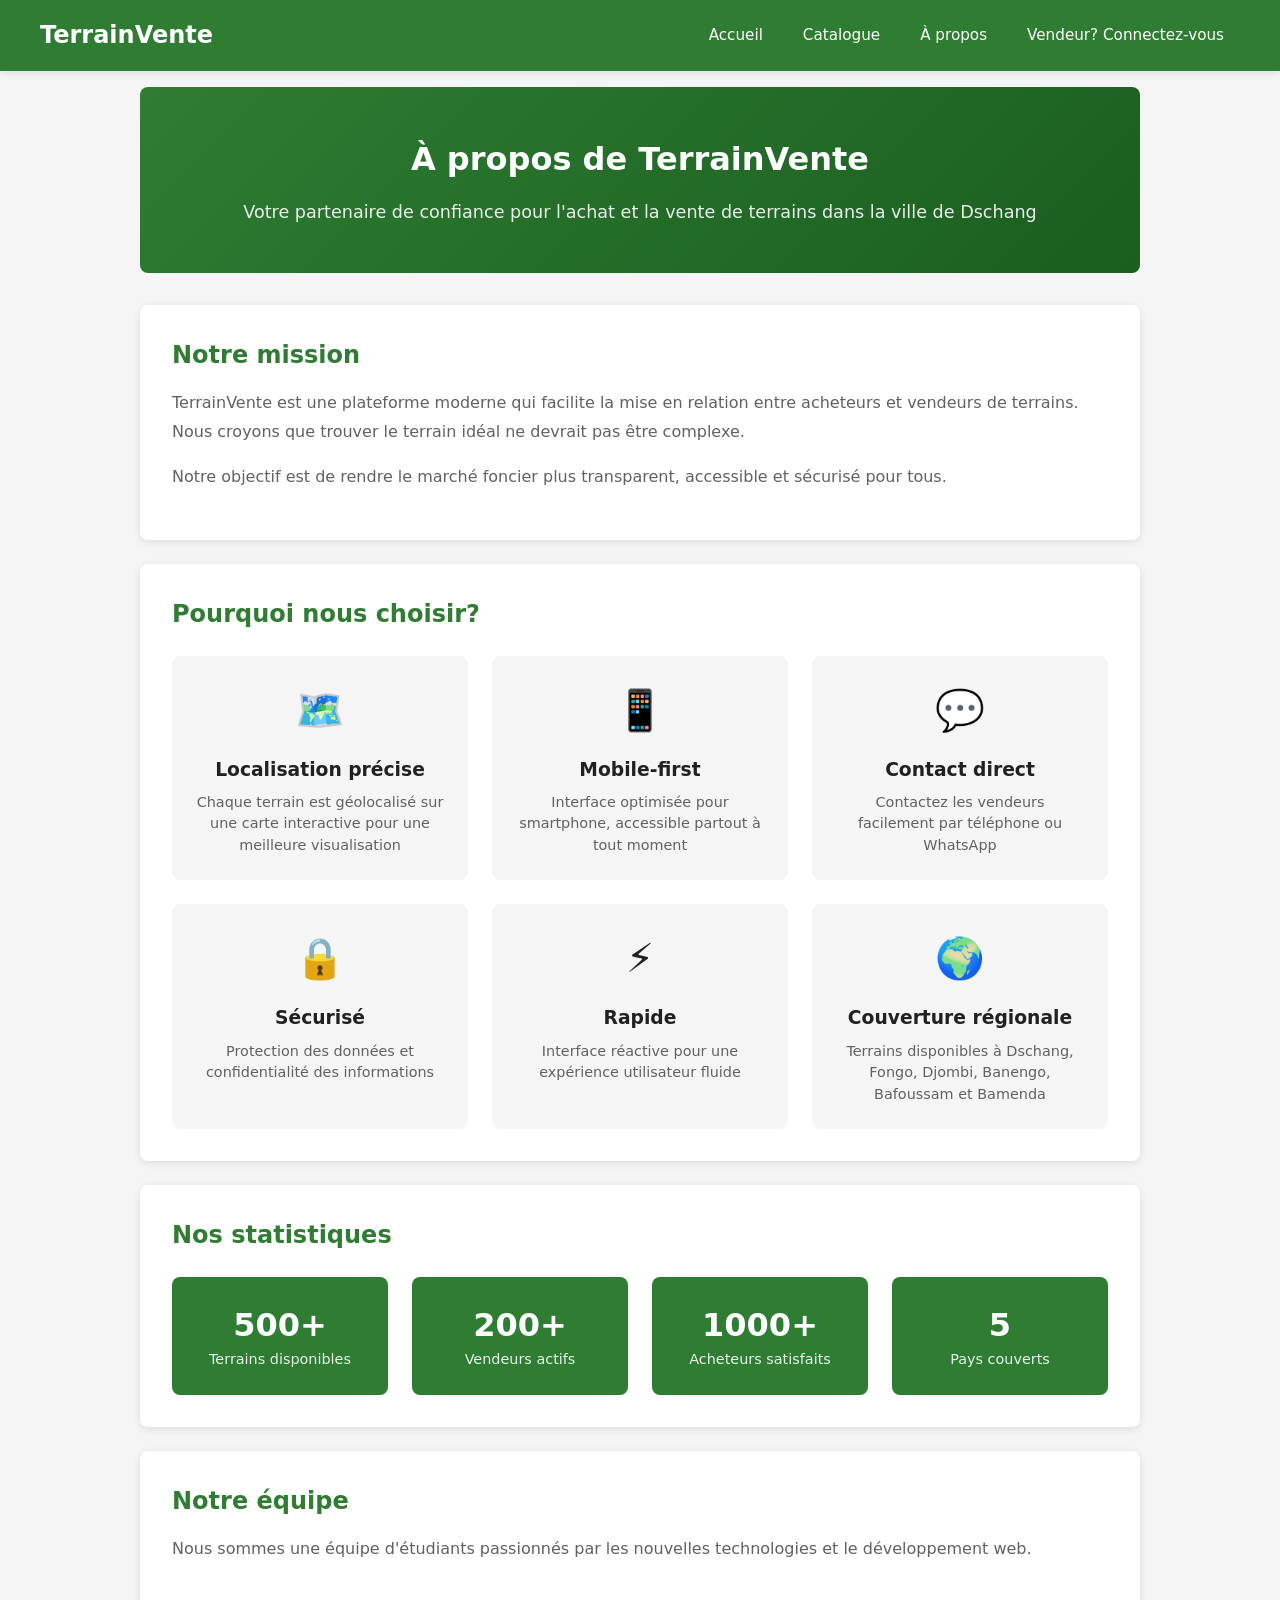
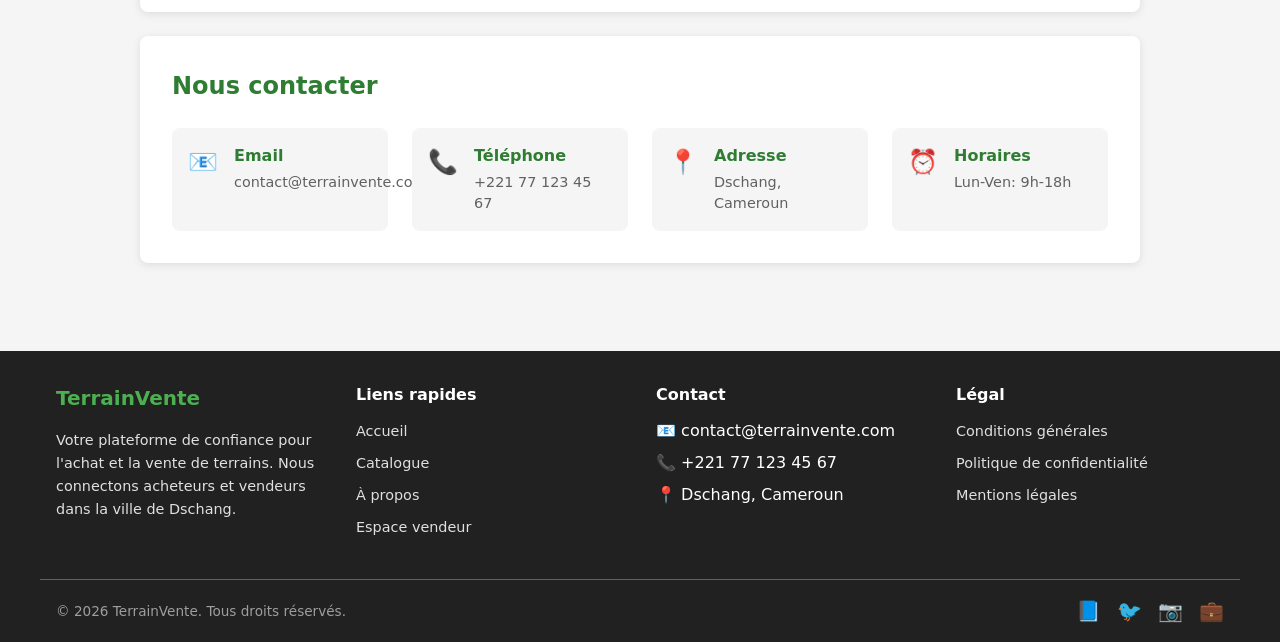
<file: a-propos.html>
<!doctype html>
<html lang="fr">
  <head>
    <meta charset="UTF-8" />
    <meta name="viewport" content="width=device-width, initial-scale=1.0" />
    <title>À propos - TerrainVente</title>
    <link rel="stylesheet" href="common.css" />
    <link rel="stylesheet" href="a-propos.css" />
  </head>
  <body>
    <header>
      <div class="header-content">
        <div class="logo">TerrainVente</div>
        <nav class="nav-links">
          <a href="index.html" class="nav-btn"> Accueil</a>
          <a href="catalogue.html" class="nav-btn"> Catalogue</a>
          <a href="a-propos.html" class="nav-btn">À propos</a>
          <a href="login.html" class="nav-btn nav-cta"
            >Vendeur? Connectez-vous</a
          >
        </nav>
        <button class="mobile-menu-btn" onclick="toggleMobileMenu()">☰</button>
      </div>
      <div class="mobile-menu" id="mobile-menu">
        <a href="index.html"> Accueil</a>
        <a href="catalogue.html"> Catalogue</a>
        <a href="a-propos.html"> À propos</a>
        <a href="login.html">Vendeur? Connectez-vous</a>
      </div>
    </header>

    <main>
      <div class="a-propos-container">
        <section class="hero-section">
          <h1>À propos de TerrainVente</h1>
          <p class="tagline">
            Votre partenaire de confiance pour l'achat et la vente de terrains
            dans la ville de Dschang
          </p>
        </section>

        <section class="mission-section">
          <h2>Notre mission</h2>
          <p>
            TerrainVente est une plateforme moderne qui facilite la mise en
            relation entre acheteurs et vendeurs de terrains. Nous croyons que
            trouver le terrain idéal ne devrait pas être complexe.
          </p>
          <p>
            Notre objectif est de rendre le marché foncier plus transparent,
            accessible et sécurisé pour tous.
          </p>
        </section>

        <section class="features-section">
          <h2>Pourquoi nous choisir?</h2>
          <div class="features-grid">
            <div class="feature-card">
              <div class="feature-icon">🗺️</div>
              <h3>Localisation précise</h3>
              <p>
                Chaque terrain est géolocalisé sur une carte interactive pour
                une meilleure visualisation
              </p>
            </div>
            <div class="feature-card">
              <div class="feature-icon">📱</div>
              <h3>Mobile-first</h3>
              <p>
                Interface optimisée pour smartphone, accessible partout à tout
                moment
              </p>
            </div>
            <div class="feature-card">
              <div class="feature-icon">💬</div>
              <h3>Contact direct</h3>
              <p>Contactez les vendeurs facilement par téléphone ou WhatsApp</p>
            </div>
            <div class="feature-card">
              <div class="feature-icon">🔒</div>
              <h3>Sécurisé</h3>
              <p>Protection des données et confidentialité des informations</p>
            </div>
            <div class="feature-card">
              <div class="feature-icon">⚡</div>
              <h3>Rapide</h3>
              <p>Interface réactive pour une expérience utilisateur fluide</p>
            </div>
            <div class="feature-card">
              <div class="feature-icon">🌍</div>
              <h3>Couverture régionale</h3>
              <p>
                Terrains disponibles à Dschang, Fongo, Djombi, Banengo,
                Bafoussam et Bamenda
              </p>
            </div>
          </div>
        </section>

        <section class="stats-section">
          <h2>Nos statistiques</h2>
          <div class="stats-grid">
            <div class="stat-card">
              <div class="stat-number">500+</div>
              <div class="stat-label">Terrains disponibles</div>
            </div>
            <div class="stat-card">
              <div class="stat-number">200+</div>
              <div class="stat-label">Vendeurs actifs</div>
            </div>
            <div class="stat-card">
              <div class="stat-number">1000+</div>
              <div class="stat-label">Acheteurs satisfaits</div>
            </div>
            <div class="stat-card">
              <div class="stat-number">5</div>
              <div class="stat-label">Pays couverts</div>
            </div>
          </div>
        </section>

        <section class="team-section">
          <h2>Notre équipe</h2>
          <p>
            Nous sommes une équipe d'étudiants passionnés par les nouvelles
            technologies et le développement web.
          </p>
        </section>

        <section class="contact-section">
          <h2>Nous contacter</h2>
          <div class="contact-info-grid">
            <div class="contact-item">
              <span class="contact-icon">📧</span>
              <div>
                <strong>Email</strong>
                <p>contact@terrainvente.com</p>
              </div>
            </div>
            <div class="contact-item">
              <span class="contact-icon">📞</span>
              <div>
                <strong>Téléphone</strong>
                <p>+221 77 123 45 67</p>
              </div>
            </div>
            <div class="contact-item">
              <span class="contact-icon">📍</span>
              <div>
                <strong>Adresse</strong>
                <p>Dschang, Cameroun</p>
              </div>
            </div>
            <div class="contact-item">
              <span class="contact-icon">⏰</span>
              <div>
                <strong>Horaires</strong>
                <p>Lun-Ven: 9h-18h</p>
              </div>
            </div>
          </div>
        </section>
      </div>
    </main>

    <footer>
      <div class="footer-content">
        <div class="footer-section">
          <h3>TerrainVente</h3>
          <p>
            Votre plateforme de confiance pour l'achat et la vente de terrains.
            Nous connectons acheteurs et vendeurs dans la ville de Dschang.
          </p>
        </div>
        <div class="footer-section">
          <h4>Liens rapides</h4>
          <ul>
            <li><a href="index.html">Accueil</a></li>
            <li><a href="catalogue.html">Catalogue</a></li>
            <li><a href="a-propos.html">À propos</a></li>
            <li><a href="login.html">Espace vendeur</a></li>
          </ul>
        </div>
        <div class="footer-section">
          <h4>Contact</h4>
          <ul>
            <li>📧 contact@terrainvente.com</li>
            <li>📞 +221 77 123 45 67</li>
            <li>📍 Dschang, Cameroun</li>
          </ul>
        </div>
        <div class="footer-section">
          <h4>Légal</h4>
          <ul>
            <li><a href="#">Conditions générales</a></li>
            <li><a href="#">Politique de confidentialité</a></li>
            <li><a href="#">Mentions légales</a></li>
          </ul>
        </div>
      </div>
      <div class="footer-bottom">
        <p>&copy; 2026 TerrainVente. Tous droits réservés.</p>
        <div class="social-links">
          <a href="#" title="Facebook">📘</a>
          <a href="#" title="Twitter">🐦</a>
          <a href="#" title="Instagram">📷</a>
          <a href="#" title="LinkedIn">💼</a>
        </div>
      </div>
    </footer>

    <script src="script.js"></script>
  </body>
</html>
</file>
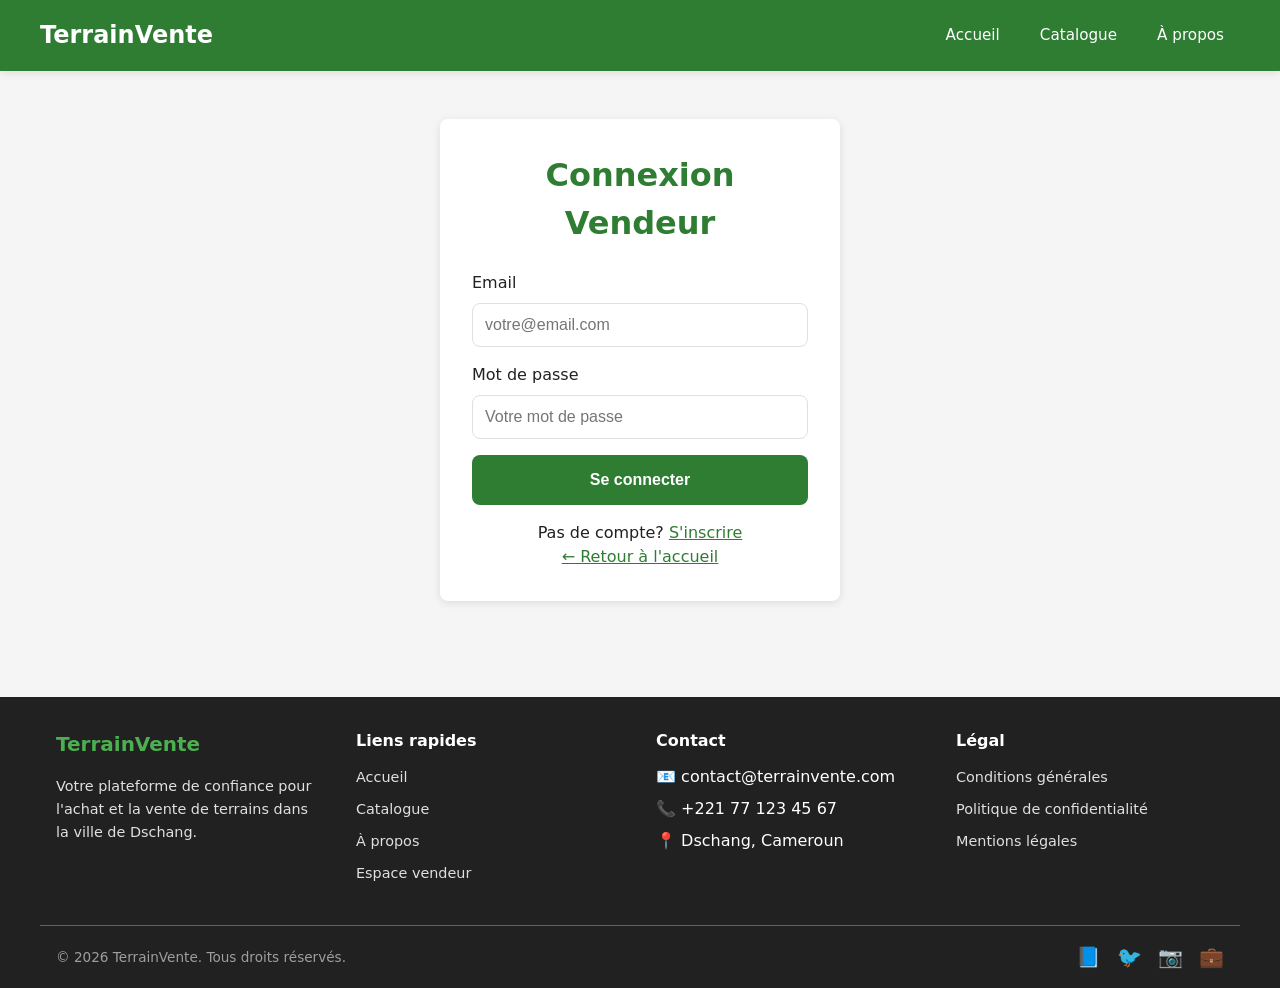
<file: login.html>
<!doctype html>
<html lang="fr">
  <head>
    <meta charset="UTF-8" />
    <meta name="viewport" content="width=device-width, initial-scale=1.0" />
    <title>Connexion Vendeur - TerrainVente</title>
    <link rel="stylesheet" href="common.css" />
    <link rel="stylesheet" href="login.css" />
  </head>
  <body>
    <header>
      <div class="header-content">
        <div class="logo">TerrainVente</div>
        <nav class="nav-links">
          <a href="index.html" class="nav-btn"> Accueil</a>
          <a href="catalogue.html" class="nav-btn"> Catalogue</a>
          <a href="a-propos.html" class="nav-btn"> À propos</a>
        </nav>
        <button class="mobile-menu-btn" onclick="toggleMobileMenu()">☰</button>
      </div>
      <div class="mobile-menu" id="mobile-menu">
        <a href="index.html"> Accueil</a>
        <a href="catalogue.html"> Catalogue</a>
        <a href="a-propos.html"> À propos</a>
      </div>
    </header>

    <main>
      <div class="auth-container">
        <h1>Connexion Vendeur</h1>
        <form id="form-login">
          <div class="form-group">
            <label for="email">Email</label>
            <input
              type="email"
              id="email"
              required
              placeholder="votre@email.com"
            />
          </div>
          <div class="form-group">
            <label for="motdepasse">Mot de passe</label>
            <input
              type="password"
              id="motdepasse"
              required
              placeholder="Votre mot de passe"
            />
          </div>
          <button type="submit" class="btn-submit">Se connecter</button>
        </form>
        <div class="auth-links">
          <p>Pas de compte? <a href="register.html">S'inscrire</a></p>
          <p><a href="index.html">← Retour à l'accueil</a></p>
        </div>
      </div>
    </main>

    <footer>
      <div class="footer-content">
        <div class="footer-section">
          <h3>TerrainVente</h3>
          <p>
            Votre plateforme de confiance pour l'achat et la vente de terrains
            dans la ville de Dschang.
          </p>
        </div>
        <div class="footer-section">
          <h4>Liens rapides</h4>
          <ul>
            <li><a href="index.html">Accueil</a></li>
            <li><a href="catalogue.html">Catalogue</a></li>
            <li><a href="a-propos.html">À propos</a></li>
            <li><a href="login.html">Espace vendeur</a></li>
          </ul>
        </div>
        <div class="footer-section">
          <h4>Contact</h4>
          <ul>
            <li>📧 contact@terrainvente.com</li>
            <li>📞 +221 77 123 45 67</li>
            <li>📍 Dschang, Cameroun</li>
          </ul>
        </div>
        <div class="footer-section">
          <h4>Légal</h4>
          <ul>
            <li><a href="#">Conditions générales</a></li>
            <li><a href="#">Politique de confidentialité</a></li>
            <li><a href="#">Mentions légales</a></li>
          </ul>
        </div>
      </div>
      <div class="footer-bottom">
        <p>&copy; 2026 TerrainVente. Tous droits réservés.</p>
        <div class="social-links">
          <a href="#" title="Facebook">📘</a>
          <a href="#" title="Twitter">🐦</a>
          <a href="#" title="Instagram">📷</a>
          <a href="#" title="LinkedIn">💼</a>
        </div>
      </div>
    </footer>

    <script src="script.js"></script>
  </body>
</html>
</file>
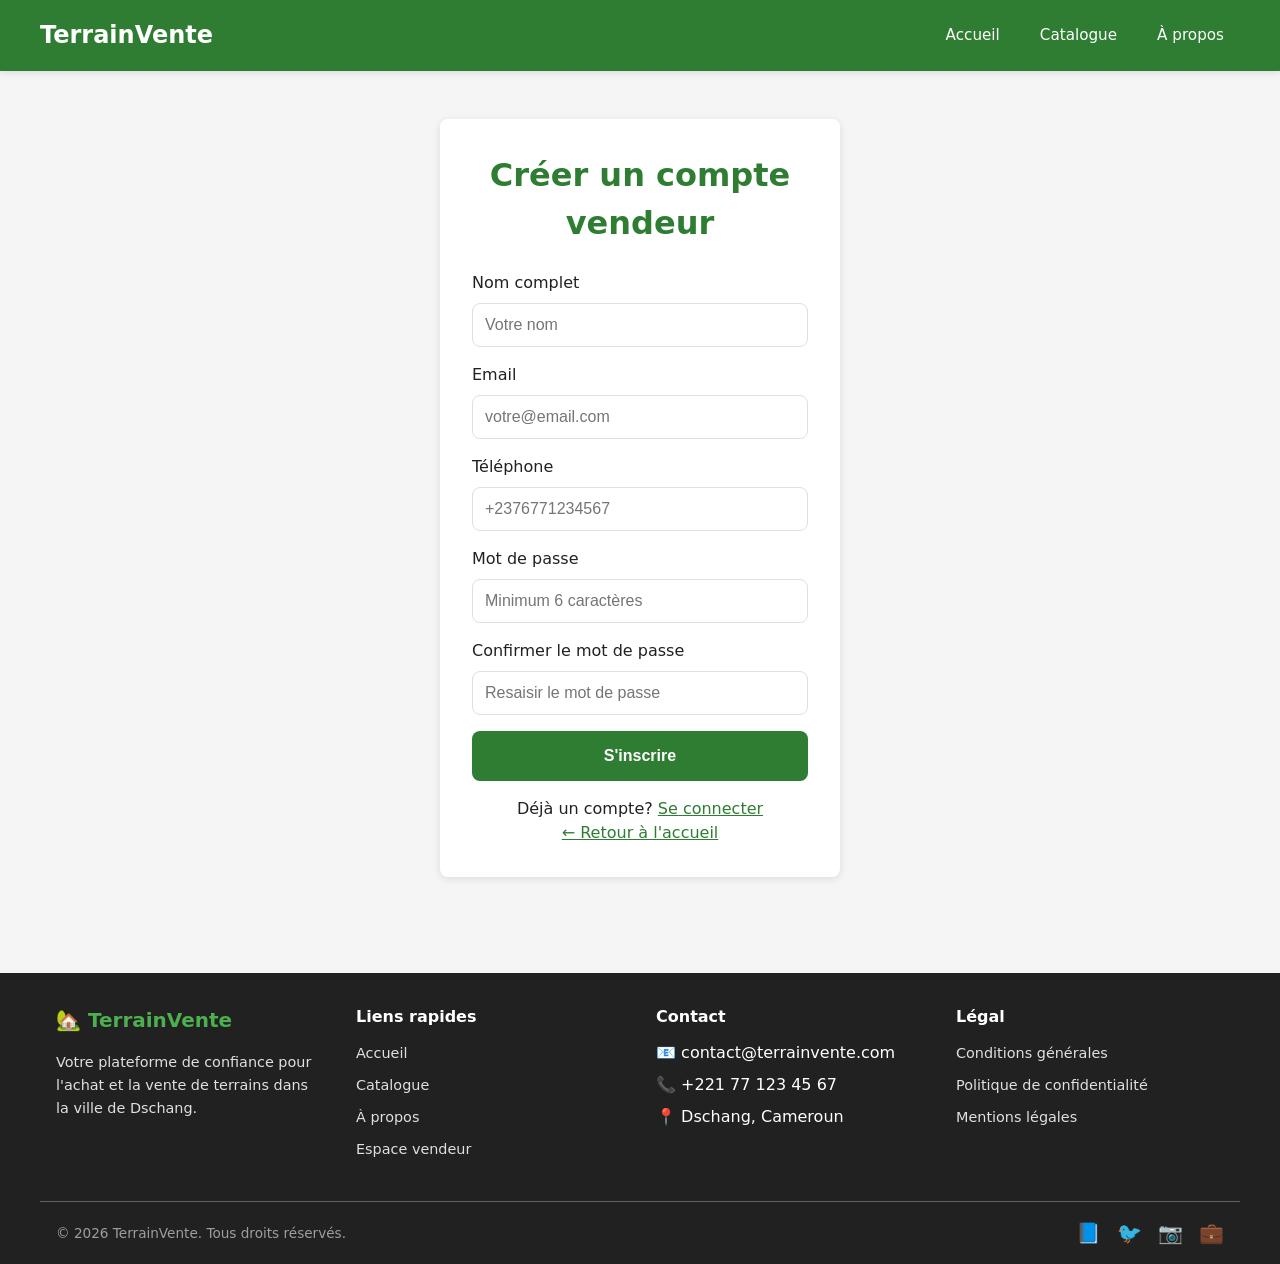
<file: register.html>
<!doctype html>
<html lang="fr">
  <head>
    <meta charset="UTF-8" />
    <meta name="viewport" content="width=device-width, initial-scale=1.0" />
    <title>Inscription Vendeur - TerrainVente</title>
    <link rel="stylesheet" href="common.css" />
    <link rel="stylesheet" href="register.css" />
  </head>
  <body>
    <header>
      <div class="header-content">
        <div class="logo">TerrainVente</div>
        <nav class="nav-links">
          <a href="index.html" class="nav-btn"> Accueil</a>
          <a href="catalogue.html" class="nav-btn"> Catalogue</a>
          <a href="a-propos.html" class="nav-btn"> À propos</a>
        </nav>
        <button class="mobile-menu-btn" onclick="toggleMobileMenu()">☰</button>
      </div>
      <div class="mobile-menu" id="mobile-menu">
        <a href="index.html"> Accueil</a>
        <a href="catalogue.html"> Catalogue</a>
        <a href="a-propos.html"> À propos</a>
      </div>
    </header>

    <main>
      <div class="auth-container">
        <h1>Créer un compte vendeur</h1>
        <form id="form-register">
          <div class="form-group">
            <label for="nom">Nom complet</label>
            <input type="text" id="nom" required placeholder="Votre nom" />
          </div>
          <div class="form-group">
            <label for="email">Email</label>
            <input
              type="email"
              id="email"
              required
              placeholder="votre@email.com"
            />
          </div>
          <div class="form-group">
            <label for="telephone">Téléphone</label>
            <input
              type="tel"
              id="telephone"
              required
              placeholder="+2376771234567"
            />
          </div>
          <div class="form-group">
            <label for="motdepasse">Mot de passe</label>
            <input
              type="password"
              id="motdepasse"
              required
              placeholder="Minimum 6 caractères"
            />
          </div>
          <div class="form-group">
            <label for="confirmation">Confirmer le mot de passe</label>
            <input
              type="password"
              id="confirmation"
              required
              placeholder="Resaisir le mot de passe"
            />
          </div>
          <button type="submit" class="btn-submit">S'inscrire</button>
        </form>
        <div class="auth-links">
          <p>Déjà un compte? <a href="login.html">Se connecter</a></p>
          <p><a href="index.html">← Retour à l'accueil</a></p>
        </div>
      </div>
    </main>

    <footer>
      <div class="footer-content">
        <div class="footer-section">
          <h3>🏡 TerrainVente</h3>
          <p>
            Votre plateforme de confiance pour l'achat et la vente de terrains
            dans la ville de Dschang.
          </p>
        </div>
        <div class="footer-section">
          <h4>Liens rapides</h4>
          <ul>
            <li><a href="index.html">Accueil</a></li>
            <li><a href="catalogue.html">Catalogue</a></li>
            <li><a href="a-propos.html">À propos</a></li>
            <li><a href="login.html">Espace vendeur</a></li>
          </ul>
        </div>
        <div class="footer-section">
          <h4>Contact</h4>
          <ul>
            <li>📧 contact@terrainvente.com</li>
            <li>📞 +221 77 123 45 67</li>
            <li>📍 Dschang, Cameroun</li>
          </ul>
        </div>
        <div class="footer-section">
          <h4>Légal</h4>
          <ul>
            <li><a href="#">Conditions générales</a></li>
            <li><a href="#">Politique de confidentialité</a></li>
            <li><a href="#">Mentions légales</a></li>
          </ul>
        </div>
      </div>
      <div class="footer-bottom">
        <p>&copy; 2026 TerrainVente. Tous droits réservés.</p>
        <div class="social-links">
          <a href="#" title="Facebook">📘</a>
          <a href="#" title="Twitter">🐦</a>
          <a href="#" title="Instagram">📷</a>
          <a href="#" title="LinkedIn">💼</a>
        </div>
      </div>
    </footer>

    <script src="script.js"></script>
  </body>
</html>
</file>
<file: common.css>
/* --- Variables et Reset --- */
:root {
  --primary: #2e7d32;
  --primary-dark: #1b5e20;
  --primary-light: #4caf50;
  --white: #ffffff;
  --gray-100: #f5f5f5;
  --gray-200: #eeeeee;
  --gray-300: #e0e0e0;
  --gray-500: #9e9e9e;
  --gray-700: #616161;
  --gray-900: #212121;
  --shadow: 0 2px 8px rgba(0, 0, 0, 0.1);
  --radius: 8px;
}

* {
  margin: 0;
  padding: 0;
  box-sizing: border-box;
}

body {
  font-family:
    system-ui,
    -apple-system,
    sans-serif;
  background: var(--gray-100);
  color: var(--gray-900);
  line-height: 1.5;
}

/* --- Header --- */
header {
  background: var(--primary);
  color: var(--white);
  padding: 1rem;
  position: sticky;
  top: 0;
  z-index: 100;
  box-shadow: var(--shadow);
}

.header-content {
  max-width: 1200px;
  margin: 0 auto;
  display: flex;
  justify-content: space-between;
  align-items: center;
}

.logo {
  font-size: 1.5rem;
  font-weight: bold;
  display: flex;
  align-items: center;
  gap: 0.5rem;
}

.nav-links {
  display: flex;
  align-items: center;
  gap: 0.5rem;
}

.nav-btn {
  color: var(--white);
  text-decoration: none;
  padding: 0.5rem 1rem;
  border-radius: var(--radius);
  transition: background 0.2s;
  font-size: 0.95rem;
}

.nav-btn:hover {
  background: rgba(255, 255, 255, 0.1);
}

.nav-cta:hover {
  background: rgba(255, 255, 255, 0.1);
}

.mobile-menu-btn {
  display: none;
  background: none;
  border: none;
  color: var(--white);
  font-size: 1.5rem;
  cursor: pointer;
}

.mobile-menu {
  display: none;
  flex-direction: column;
  padding: 1rem;
  background: var(--primary-dark);
  max-height: 0;
  overflow: hidden;
  transition: max-height 0.3s ease;
}

.mobile-menu.show {
  max-height: 500px;
}

.mobile-menu a {
  color: var(--white);
  text-decoration: none;
  padding: 0.75rem;
  border-bottom: 1px solid rgba(255, 255, 255, 0.1);
}

.mobile-menu .vendor-welcome {
  padding: 0.75rem;
  color: var(--white);
  border-bottom: 1px solid rgba(255, 255, 255, 0.1);
}

/* --- Main Container --- */
main {
  max-width: 1200px;
  margin: 0 auto;
  padding: 1rem;
}

/* --- Toggle Vue --- */
.view-toggle {
  display: flex;
  gap: 0.5rem;
  margin-bottom: 1rem;
}

.view-toggle button {
  flex: 1;
  padding: 0.75rem;
  border: 2px solid var(--primary);
  background: var(--white);
  color: var(--primary);
  border-radius: var(--radius);
  cursor: pointer;
  font-weight: 500;
  display: flex;
  align-items: center;
  justify-content: center;
  gap: 0.5rem;
  transition: all 0.2s;
}

.view-toggle button.active {
  background: var(--primary);
  color: var(--white);
}

.view-toggle button img {
  width: 20px;
  height: 20px;
}

/* --- Carte --- */
#map-container {
  height: 400px;
  border-radius: var(--radius);
  overflow: hidden;
  margin-bottom: 1rem;
  display: none;
}

#map-container.active {
  display: block;
}

#map {
  height: 100%;
  width: 100%;
}

/* --- Liste des Terrains --- */
#terrains-list {
  display: grid;
  grid-template-columns: repeat(auto-fill, minmax(280px, 1fr));
  gap: 1rem;
}

#terrains-list.hidden {
  display: none;
}

#catalogue-list {
  display: grid;
  grid-template-columns: repeat(auto-fill, minmax(280px, 1fr));
  gap: 1rem;
}

#catalogue-list.hidden {
  display: none;
}

/* --- Card Terrain --- */
.terrain-card {
  background: var(--white);
  border-radius: var(--radius);
  box-shadow: var(--shadow);
  overflow: hidden;
  cursor: pointer;
  transition: transform 0.2s;
}

.terrain-card:hover {
  transform: translateY(-4px);
}

.terrain-card img {
  width: 100%;
  height: 180px;
  object-fit: cover;
  /* IMAGE: Insérer une photo du terrain */
}

.image-carousel {
  display: flex;
  overflow-x: auto;
  scroll-snap-type: x mandatory;
  height: 180px;
  scroll-behavior: smooth;
}

.image-carousel::-webkit-scrollbar {
  height: 4px;
}

.image-carousel::-webkit-scrollbar-track {
  background: var(--gray-200);
}

.image-carousel::-webkit-scrollbar-thumb {
  background: var(--primary);
  border-radius: 2px;
}

.image-carousel::-webkit-scrollbar-thumb:hover {
  background: var(--primary-dark);
}

.image-carousel img {
  flex-shrink: 0;
  width: 100%;
  height: 100%;
  object-fit: cover;
  scroll-snap-align: start;
}

.terrain-info {
  padding: 1rem;
}

.terrain-info h3 {
  font-size: 1.1rem;
  margin-bottom: 0.5rem;
  color: var(--gray-900);
}

.terrain-price {
  color: var(--primary);
  font-size: 1.2rem;
  font-weight: bold;
}

.terrain-details {
  display: flex;
  gap: 1rem;
  color: var(--gray-700);
  font-size: 0.9rem;
  margin-top: 0.5rem;
}

.terrain-vendu {
  background: var(--gray-500);
  color: var(--white);
  padding: 0.25rem 0.5rem;
  border-radius: 4px;
  font-size: 0.8rem;
  display: inline-block;
  margin-top: 0.5rem;
}

/* --- Bouton Contacter --- */
.contact-section {
  background: var(--gray-100);
  padding: 1rem;
  border-radius: var(--radius);
  margin-top: 1rem;
}

.btn-contact {
  width: 100%;
  padding: 1rem;
  background: var(--primary);
  color: var(--white);
  border: none;
  border-radius: var(--radius);
  font-size: 1rem;
  font-weight: bold;
  cursor: pointer;
  transition: background 0.2s;
}

.btn-contact:hover {
  background: var(--primary-dark);
}

.contact-info {
  display: none;
  margin-top: 1rem;
  padding: 1rem;
  background: var(--white);
  border-radius: var(--radius);
  border: 2px solid var(--primary);
}

.contact-info.show {
  display: block;
}

.contact-info p {
  margin-bottom: 0.5rem;
}

.contact-buttons {
  display: flex;
  gap: 0.5rem;
  margin-top: 1rem;
}

.btn-copy,
.btn-whatsapp {
  flex: 1;
  padding: 0.75rem;
  border: none;
  border-radius: var(--radius);
  cursor: pointer;
  font-weight: 500;
  display: flex;
  align-items: center;
  justify-content: center;
  gap: 0.5rem;
}

.btn-copy {
  background: var(--gray-200);
  color: var(--gray-900);
}

.btn-copy:hover {
  background: var(--gray-300);
}

.btn-whatsapp {
  background: #25d366;
  color: var(--white);
}

.btn-whatsapp:hover {
  background: #128c7e;
}

.btn-whatsapp img,
.btn-copy img {
  width: 20px;
  height: 20px;
}

/* --- Formulaires (Login/Register) --- */
.auth-container {
  max-width: 400px;
  margin: 2rem auto;
  background: var(--white);
  padding: 2rem;
  border-radius: var(--radius);
  box-shadow: var(--shadow);
}

.auth-container h1 {
  text-align: center;
  margin-bottom: 1.5rem;
  color: var(--primary);
}

.form-group {
  margin-bottom: 1rem;
}

.form-group label {
  display: block;
  margin-bottom: 0.5rem;
  font-weight: 500;
}

.form-group input,
.form-group textarea,
.form-group select {
  width: 100%;
  padding: 0.75rem;
  border: 1px solid var(--gray-300);
  border-radius: var(--radius);
  font-size: 1rem;
}

.form-group input:focus,
.form-group textarea:focus,
.form-group select:focus {
  outline: none;
  border-color: var(--primary);
}

.btn-submit {
  width: 100%;
  padding: 1rem;
  background: var(--primary);
  color: var(--white);
  border: none;
  border-radius: var(--radius);
  font-size: 1rem;
  font-weight: bold;
  cursor: pointer;
  transition: background 0.2s;
}

.btn-submit:hover {
  background: var(--primary-dark);
}

.auth-links {
  text-align: center;
  margin-top: 1rem;
}

.auth-links a {
  color: var(--primary);
}

/* --- Dashboard Vendeur --- */
.dashboard-header {
  display: flex;
  justify-content: space-between;
  align-items: center;
  margin-bottom: 1.5rem;
}

.btn-add {
  background: var(--primary);
  color: var(--white);
  padding: 0.75rem 1rem;
  border: none;
  border-radius: var(--radius);
  cursor: pointer;
  display: flex;
  align-items: center;
  gap: 0.5rem;
  font-weight: 500;
}

.btn-add:hover {
  background: var(--primary-dark);
}

.btn-logout {
  background: var(--gray-700);
  color: var(--white);
  padding: 0.5rem 1rem;
  border: none;
  border-radius: var(--radius);
  cursor: pointer;
  display: flex;
  align-items: center;
  gap: 0.5rem;
}

.dashboard-terrains {
  display: grid;
  grid-template-columns: repeat(auto-fill, minmax(300px, 1fr));
  gap: 1rem;
}

.dashboard-card {
  background: var(--white);
  border-radius: var(--radius);
  box-shadow: var(--shadow);
  padding: 1rem;
}

.dashboard-card img {
  width: 100%;
  height: 150px;
  object-fit: cover;
  border-radius: var(--radius);
  /* IMAGE: Photo du terrain */
}

.dashboard-card h3 {
  margin: 0.5rem 0;
}

.dashboard-card-actions {
  display: flex;
  gap: 0.5rem;
  margin-top: 1rem;
}

.dashboard-card-actions button {
  flex: 1;
  padding: 0.5rem;
  border: none;
  border-radius: var(--radius);
  cursor: pointer;
  font-size: 0.85rem;
}

.btn-edit {
  background: var(--primary-light);
  color: var(--white);
}

.btn-delete {
  background: #f44336;
  color: var(--white);
}

.btn-sold {
  background: var(--gray-700);
  color: var(--white);
}

.btn-sold.active {
  background: var(--primary);
}

/* --- Modal --- */
.modal {
  display: none;
  position: fixed;
  top: 0;
  left: 0;
  width: 100%;
  height: 100%;
  background: rgba(0, 0, 0, 0.5);
  z-index: 200;
  align-items: center;
  justify-content: center;
}

.modal.show {
  display: flex;
}

.modal-content {
  background: var(--white);
  padding: 2rem;
  border-radius: var(--radius);
  max-width: 500px;
  width: 90%;
  max-height: 90vh;
  overflow-y: auto;
}

.modal-header {
  display: flex;
  justify-content: space-between;
  align-items: center;
  margin-bottom: 1rem;
}

.modal-header h2 {
  color: var(--primary);
}

.btn-close {
  background: none;
  border: none;
  font-size: 1.5rem;
  cursor: pointer;
  color: var(--gray-700);
}

.photo-inputs {
  display: flex;
  flex-direction: column;
  gap: 0.5rem;
  margin-bottom: 1rem;
}

.photo-inputs input {
  padding: 0.5rem;
  border: 1px solid var(--gray-300);
  border-radius: var(--radius);
}

#location-picker {
  height: 250px;
  border-radius: var(--radius);
  margin: 1rem 0;
}

/* --- Messages --- */
.messages-section {
  background: var(--white);
  border-radius: var(--radius);
  box-shadow: var(--shadow);
  padding: 1rem;
  margin-top: 2rem;
}

.messages-section h2 {
  color: var(--primary);
  margin-bottom: 1rem;
}

.message {
  border: 1px solid var(--gray-300);
  border-radius: var(--radius);
  padding: 1rem;
  margin-bottom: 1rem;
}

.message-header {
  display: flex;
  justify-content: space-between;
  color: var(--gray-700);
  font-size: 0.85rem;
  margin-bottom: 0.5rem;
}

.message-acheteur {
  font-weight: bold;
  color: var(--primary);
}

/* --- Footer --- */
footer {
  background: var(--gray-900);
  color: var(--white);
  margin-top: 3rem;
}

.footer-content {
  max-width: 1200px;
  margin: 0 auto;
  padding: 2rem 1rem;
  display: grid;
  grid-template-columns: repeat(auto-fit, minmax(200px, 1fr));
  gap: 2rem;
}

.footer-section h3 {
  font-size: 1.25rem;
  margin-bottom: 1rem;
  color: var(--primary-light);
}

.footer-section h4 {
  font-size: 1rem;
  margin-bottom: 0.75rem;
  color: var(--white);
}

.footer-section p {
  color: var(--gray-300);
  font-size: 0.9rem;
  line-height: 1.6;
}

.footer-section ul {
  list-style: none;
}

.footer-section ul li {
  margin-bottom: 0.5rem;
}

.footer-section ul li a {
  color: var(--gray-300);
  text-decoration: none;
  font-size: 0.9rem;
  transition: color 0.2s;
}

.footer-section ul li a:hover {
  color: var(--primary-light);
}

.footer-bottom {
  max-width: 1200px;
  margin: 0 auto;
  padding: 1rem;
  border-top: 1px solid var(--gray-700);
  display: flex;
  justify-content: space-between;
  align-items: center;
  flex-wrap: wrap;
  gap: 1rem;
}

.footer-bottom p {
  color: var(--gray-500);
  font-size: 0.85rem;
}

.social-links {
  display: flex;
  gap: 1rem;
}

.social-links a {
  color: var(--gray-300);
  font-size: 1.25rem;
  text-decoration: none;
  transition: transform 0.2s;
}

.social-links a:hover {
  transform: scale(1.2);
}

/* --- Responsive --- */
@media (max-width: 768px) {
  .nav-links {
    display: none;
  }

  .mobile-menu-btn {
    display: block;
  }

  .mobile-menu {
    display: flex;
  }

  .footer-content {
    grid-template-columns: 1fr;
  }

  .footer-bottom {
    flex-direction: column;
    text-align: center;
  }

  .image-carousel {
    height: 150px;
  }

  .contact-buttons {
    flex-direction: column;
  }

  #terrains-list,
  #catalogue-list {
    grid-template-columns: 1fr;
  }

  .terrain-card {
    width: 100%;
  }
}

@media (max-width: 600px) {
  .header-content {
    flex-direction: column;
    gap: 0.5rem;
  }

  .logo {
    font-size: 1.1rem;
  }

  .terrain-detail-details {
    flex-direction: column;
    gap: 0.5rem;
  }

  .dashboard-terrains {
    grid-template-columns: 1fr;
  }
}
</file>
<file: a-propos.css>
/* ========================================
   STYLES À PROPOS
   ======================================== */

.a-propos-container {
  max-width: 1000px;
  margin: 0 auto;
}

.hero-section {
  text-align: center;
  padding: 3rem 1rem;
  background: linear-gradient(
    135deg,
    var(--primary) 0%,
    var(--primary-dark) 100%
  );
  color: var(--white);
  border-radius: var(--radius);
  margin-bottom: 2rem;
}

.hero-section h1 {
  font-size: 2rem;
  margin-bottom: 1rem;
}

.tagline {
  font-size: 1.1rem;
  opacity: 0.9;
}

.mission-section,
.features-section,
.stats-section,
.team-section,
.contact-section {
  padding: 2rem;
  background: var(--white);
  border-radius: var(--radius);
  box-shadow: var(--shadow);
  margin-bottom: 1.5rem;
}

.mission-section h2,
.features-section h2,
.stats-section h2,
.team-section h2,
.contact-section h2 {
  color: var(--primary);
  margin-bottom: 1rem;
}

.mission-section p,
.team-section p {
  color: var(--gray-700);
  margin-bottom: 1rem;
  line-height: 1.8;
}

.features-grid {
  display: grid;
  grid-template-columns: repeat(auto-fit, minmax(250px, 1fr));
  gap: 1.5rem;
  margin-top: 1.5rem;
}

.feature-card {
  text-align: center;
  padding: 1.5rem;
  background: var(--gray-100);
  border-radius: var(--radius);
  transition: transform 0.2s;
}

.feature-card:hover {
  transform: translateY(-4px);
}

.feature-icon {
  font-size: 2.5rem;
  margin-bottom: 1rem;
}

.feature-card h3 {
  color: var(--gray-900);
  margin-bottom: 0.5rem;
}

.feature-card p {
  color: var(--gray-700);
  font-size: 0.9rem;
}

.stats-grid {
  display: grid;
  grid-template-columns: repeat(auto-fit, minmax(150px, 1fr));
  gap: 1.5rem;
  margin-top: 1.5rem;
}

.stat-card {
  text-align: center;
  padding: 1.5rem;
  background: var(--primary);
  color: var(--white);
  border-radius: var(--radius);
}

.stat-number {
  font-size: 2rem;
  font-weight: bold;
}

.stat-label {
  font-size: 0.9rem;
  opacity: 0.9;
}

.contact-info-grid {
  display: grid;
  grid-template-columns: repeat(auto-fit, minmax(200px, 1fr));
  gap: 1.5rem;
  margin-top: 1.5rem;
}

.contact-item {
  display: flex;
  align-items: flex-start;
  gap: 1rem;
  padding: 1rem;
  background: var(--gray-100);
  border-radius: var(--radius);
}

.contact-icon {
  font-size: 1.5rem;
}

.contact-item strong {
  display: block;
  color: var(--primary);
  margin-bottom: 0.25rem;
}

.contact-item p {
  color: var(--gray-700);
  font-size: 0.9rem;
}
</file>
<file: login.css>
/* Styles spécifiques pour la page de connexion */
</file>
<file: register.css>
/* Styles spécifiques pour la page d'inscription */
</file>
